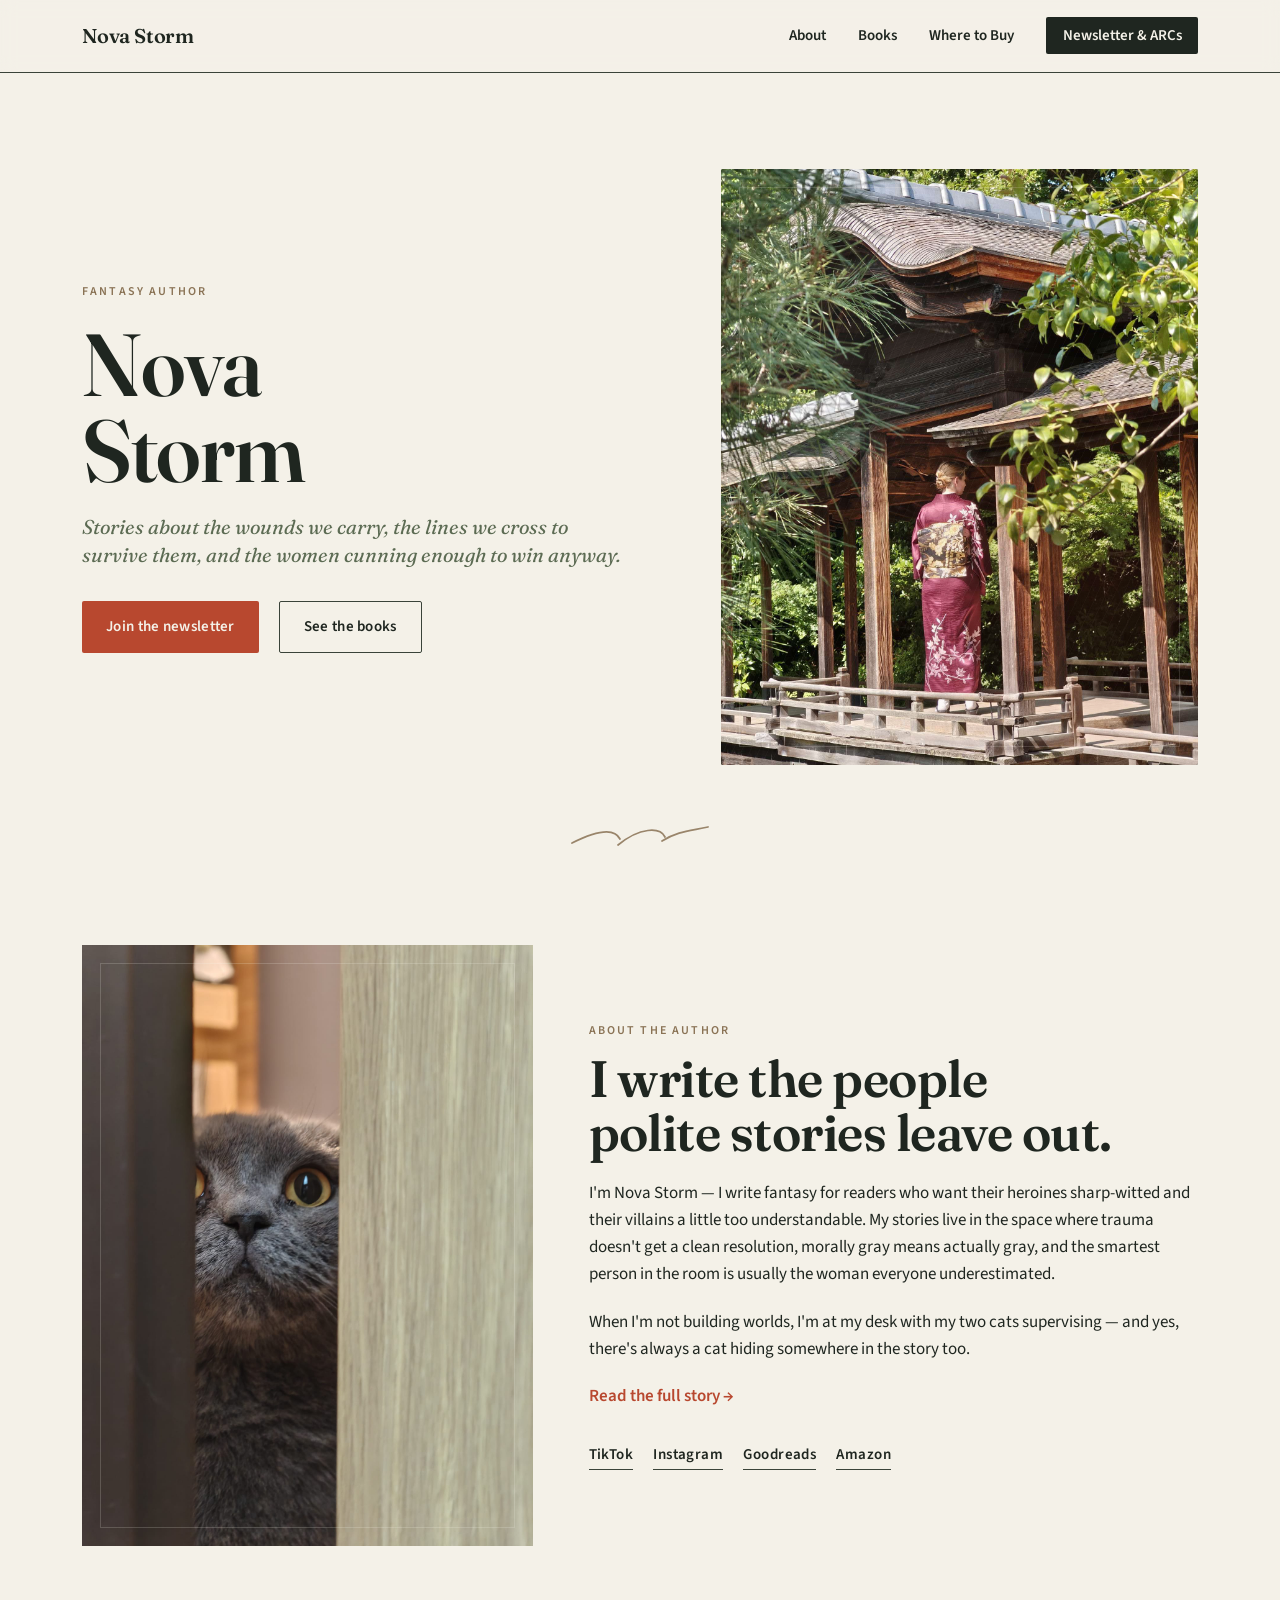
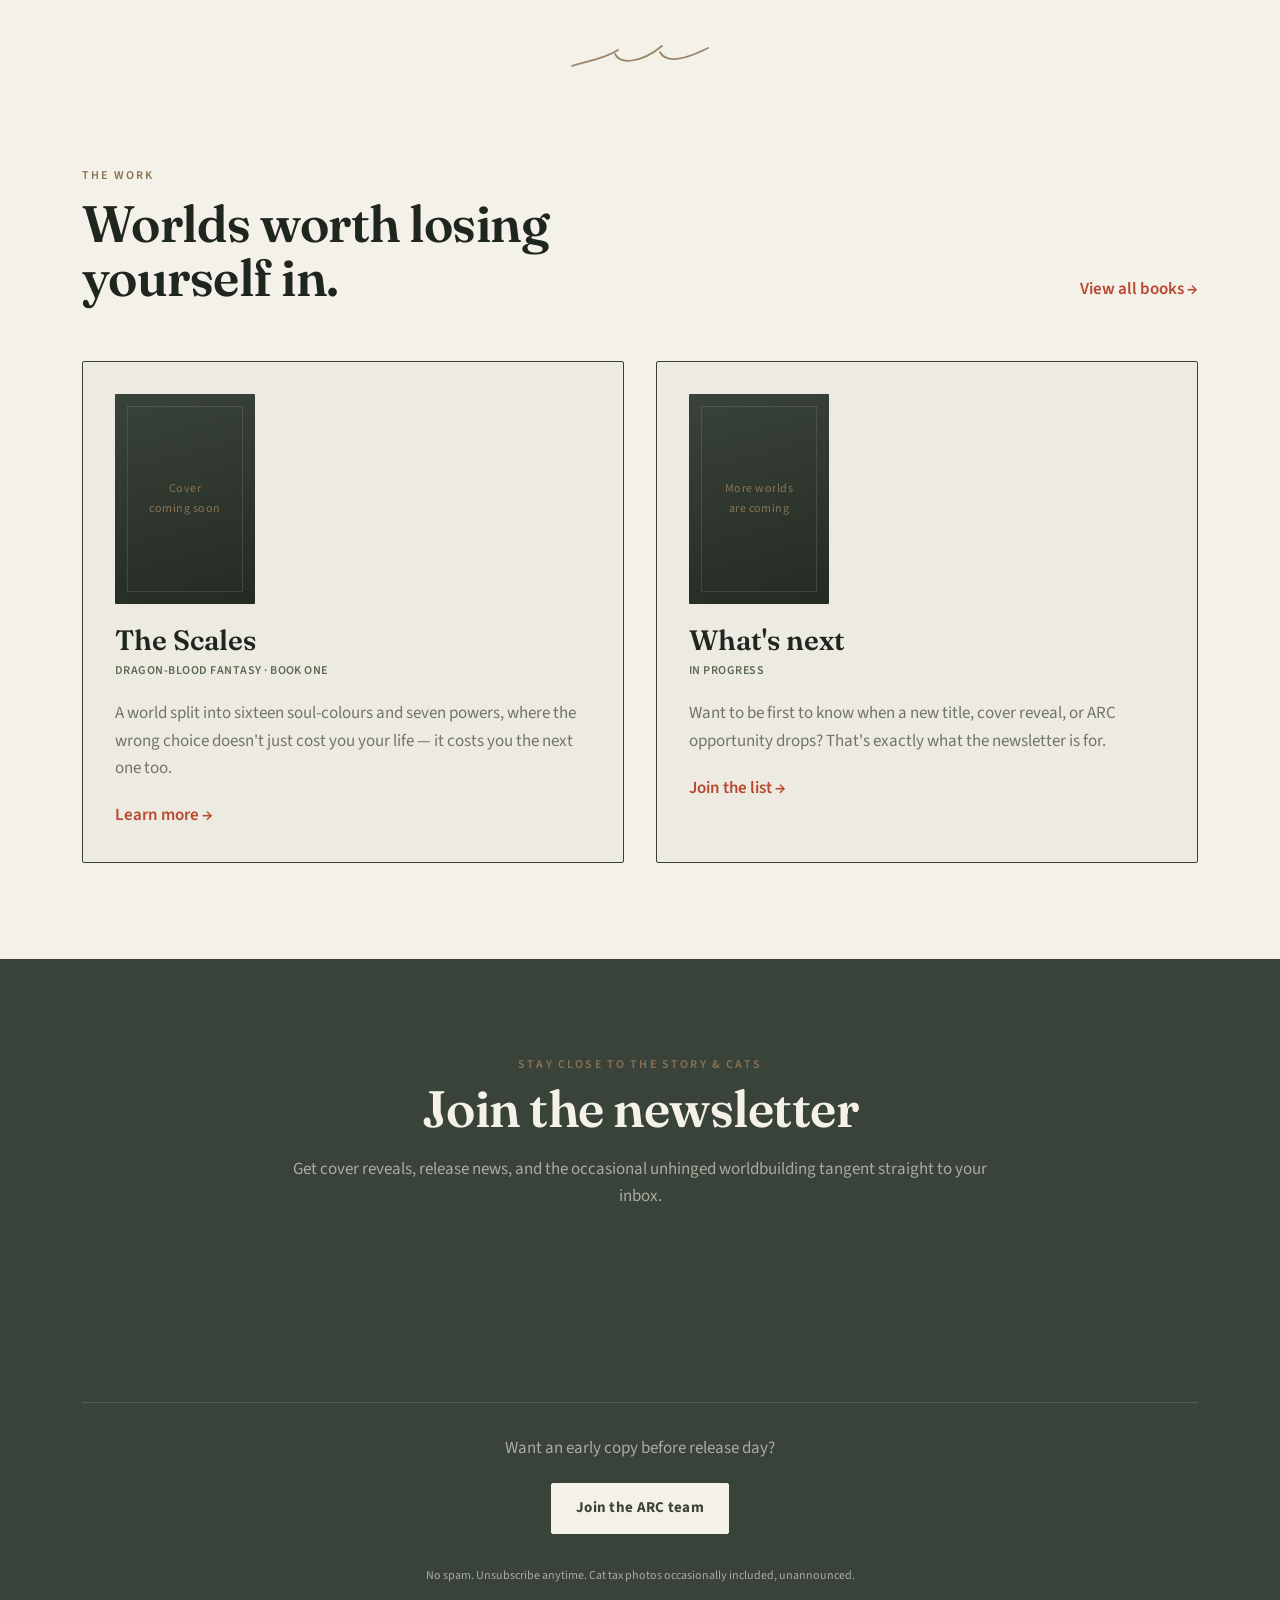
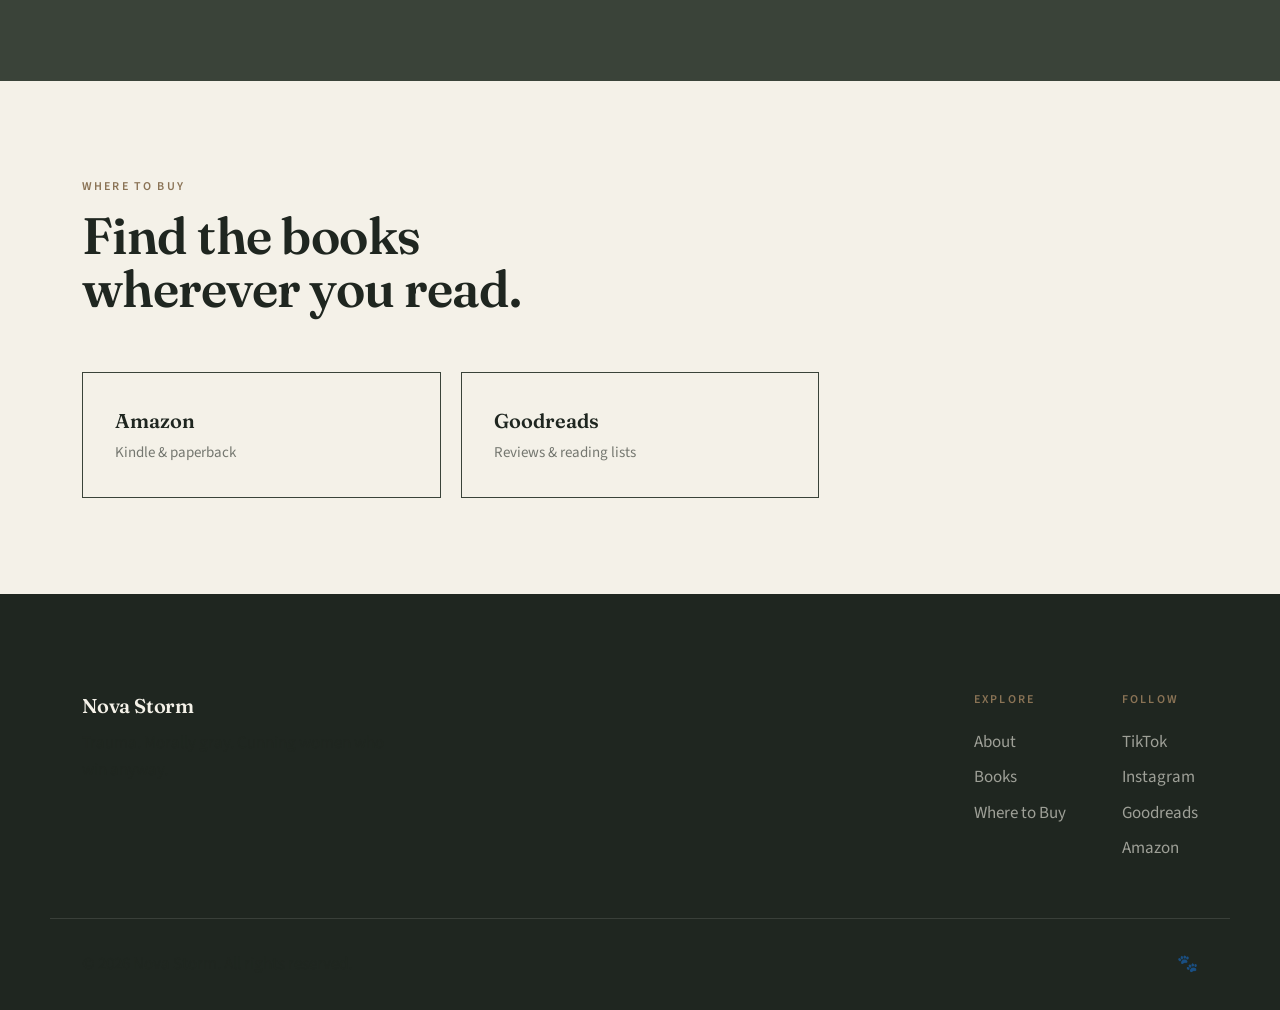
<file: index.html>
<!DOCTYPE html>
<html lang="en">
<head>
  <meta charset="UTF-8">
  <meta name="viewport" content="width=device-width, initial-scale=1.0">
  <title>Nova Storm — Author of Dark Fantasy &amp; Morally Gray Stories</title>
  <meta name="description" content="Nova Storm writes fantasy with trauma, morally gray characters, and cunning heroines. Join the newsletter, sign up for ARCs, and explore the world of The Scales.">

  <link rel="preconnect" href="https://fonts.googleapis.com">
  <link rel="preconnect" href="https://fonts.gstatic.com" crossorigin>
  <link href="https://fonts.googleapis.com/css2?family=Fraunces:ital,opsz,wght@0,9..144,400;0,9..144,600;1,9..144,400&family=Source+Sans+3:wght@400;600;700&display=swap" rel="stylesheet">

  <link rel="stylesheet" href="css/tokens.css">
  <link rel="stylesheet" href="css/base.css">
  <link rel="stylesheet" href="css/site.css">
</head>
<body>

  <a class="skip-link" href="#main">Skip to content</a>

  <!-- ============ NAV ============ -->
  <header class="site-header">
    <div class="wrap site-header__inner">
      <a href="index.html" class="brand">Nova Storm</a>
      <nav class="site-nav" aria-label="Primary">
        <button class="nav-toggle" aria-expanded="false" aria-controls="nav-list" id="navToggle">
          <span></span><span></span><span></span>
          <span class="sr-only">Menu</span>
        </button>
        <ul id="nav-list" class="nav-list">
          <li><a href="about.html">About</a></li>
          <li><a href="books.html">Books</a></li>
          <li><a href="index.html#buy">Where to Buy</a></li>
          <li><a href="index.html#newsletter" class="nav-cta">Newsletter &amp; ARCs</a></li>
        </ul>
      </nav>
    </div>
  </header>

  <main id="main">

    <!-- ============ HERO ============ -->
    <section class="hero">
      <div class="wrap hero__grid">
        <div class="hero__copy">
          <p class="eyebrow">Fantasy Author</p>
          <h1>Nova<br>Storm</h1>
          <p class="lede">Stories about the wounds we carry, the lines we cross to survive&nbsp;them, and the women cunning enough to win anyway.</p>
          <div class="hero__actions">
            <a href="#newsletter" class="btn btn-primary">Join the newsletter</a>
            <a href="books.html" class="btn btn-ghost">See the books</a>
          </div>
        </div>
        <div class="hero__art" aria-hidden="true">
          <div class="hero__art-frame">
            <div class="hero__art-texture"></div>
            <img src="images/me.jpg" alt="a woman in kimono"/>
          </div>
        </div>
      </div>
    </section>

    <div class="claw-divider" aria-hidden="true">
      <svg viewBox="0 0 140 28" xmlns="http://www.w3.org/2000/svg">
        <path d="M2 22 C 30 8, 45 8, 50 18" />
        <path d="M48 24 C 70 6, 90 6, 95 16" />
        <path d="M92 20 C 108 10, 120 10, 138 6" />
      </svg>
    </div>

    <!-- ============ ABOUT TEASER ============ -->
    <section id="about" class="about">
      <div class="wrap about__grid">
        <div class="about__portrait" aria-hidden="true">
          <div class="about__portrait-frame">
            <img src="images/bobo4.jpeg" alt="picture of a cat in half-open door"/>
          </div>
        </div>
        <div class="about__copy">
          <p class="eyebrow">About the Author</p>
          <h2>I write the people<br>polite stories leave&nbsp;out.</h2>
          <p class="body-text">I'm Nova Storm — I write fantasy for readers who want their heroines sharp-witted and their villains a little too understandable. My stories live in the space where trauma doesn't get a clean resolution, morally gray means actually gray, and the smartest person in the room is usually the woman everyone underestimated.</p>
          <p class="body-text">When I'm not building worlds, I'm at my desk with my two cats supervising — and yes, there's always a cat hiding somewhere in the story too.</p>
          <a href="about.html" class="text-link">Read the full story →</a>
          <div class="social-row" aria-label="Social media links">
            <a href="#" class="social-link" aria-label="Nova Storm on TikTok">TikTok</a>
            <a href="#" class="social-link" aria-label="Nova Storm on Instagram">Instagram</a>
            <a href="#" class="social-link" aria-label="Nova Storm on Goodreads">Goodreads</a>
            <a href="#" class="social-link" aria-label="Nova Storm on Amazon">Amazon</a>
          </div>
        </div>
      </div>
    </section>

    <div class="claw-divider" aria-hidden="true">
      <svg viewBox="0 0 140 28" xmlns="http://www.w3.org/2000/svg">
        <path d="M138 6 C 110 20, 95 20, 90 10" />
        <path d="M92 4 C 70 22, 50 22, 45 12" />
        <path d="M48 8 C 32 18, 20 18, 2 24" />
      </svg>
    </div>

    <!-- ============ BOOKS ============ -->
    <section id="books" class="books-section">
      <div class="wrap">
        <div class="section-head">
          <div>
            <p class="eyebrow">The Work</p>
            <h2>Worlds worth losing<br>yourself&nbsp;in.</h2>
          </div>
          <a href="books.html" class="text-link">View all books →</a>
        </div>

        <div class="book-grid">
          <article class="book-card">
            <div class="book-cover" aria-hidden="true"><span>Cover<br>coming soon</span></div>
            <h3>The Scales</h3>
            <p class="book-card__tag">Dragon-blood fantasy · Book One</p>
            <p class="text-muted">A world split into sixteen soul-colours and seven powers, where the wrong choice doesn't just cost you your life — it costs you the next one too.</p>
            <a href="books.html#the-scales" class="text-link">Learn more →</a>
          </article>

          <article class="book-card book-card--placeholder">
            <div class="book-cover" aria-hidden="true"><span>More worlds<br>are coming</span></div>
            <h3>What's next</h3>
            <p class="book-card__tag">In progress</p>
            <p class="text-muted">Want to be first to know when a new title, cover reveal, or ARC opportunity drops? That's exactly what the newsletter is for.</p>
            <a href="#newsletter" class="text-link">Join the list →</a>
          </article>
        </div>
      </div>
    </section>

    <!-- ============ NEWSLETTER / ARC BAND ============ -->
    <section id="newsletter" class="signup-band">
      <div class="wrap">
        <div class="signup-band__intro">
          <p class="eyebrow eyebrow--on-dark">Stay Close to the Story & Cats</p>
          <h2 class="on-dark">Join the newsletter</h2>
          <p class="body-text on-dark">Get cover reveals, release news, and the occasional unhinged worldbuilding tangent straight to your inbox.</p>
        </div>

        <div class="kit-embed-wrap kit-embed-wrap--centered">
          <script async data-uid="baf29ecb03" src="https://nova-storm.kit.com/baf29ecb03/index.js"></script>
        </div>

        <div class="arc-cta">
          <p class="body-text on-dark">Want an early copy before release day?</p>
          <!-- ARC popup trigger — confirmed working with Kit's modal trigger link. -->
          <a class="btn btn-on-dark" data-formkit-toggle="65482eb757" href="https://nova-storm.kit.com/65482eb757">Join the ARC team</a>
          <script async data-uid="65482eb757" src="https://nova-storm.kit.com/65482eb757/index.js"></script>
        </div>

        <p class="form-note">No spam. Unsubscribe anytime. Cat tax photos occasionally included, unannounced.</p>
      </div>
    </section>

    <!-- ============ WHERE TO BUY ============ -->
    <section id="buy" class="buy-section">
      <div class="wrap">
        <div class="section-head">
          <div>
            <p class="eyebrow">Where to Buy</p>
            <h2>Find the books<br>wherever you read.</h2>
          </div>
        </div>

        <div class="buy-grid">
          <a href="#" class="buy-card">
            <span class="buy-card__label">Amazon</span>
            <span class="buy-card__sub">Kindle &amp; paperback</span>
          </a>
          <a href="#" class="buy-card">
            <span class="buy-card__label">Goodreads</span>
            <span class="buy-card__sub">Reviews &amp; reading lists</span>
          </a>
<!--          <a href="#" class="buy-card buy-card--accent">  
            <span class="buy-card__label">Direct from Nova</span>
            <span class="buy-card__sub">Signed &amp; special editions — coming soon</span>
          </a> -->
        </div>
      </div>
    </section>

  </main>

  <!-- ============ FOOTER ============ -->
  <footer class="site-footer">
    <div class="wrap site-footer__inner">
      <div class="site-footer__brand">
        <p class="brand brand--footer">Nova Storm</p>
        <p class="text-muted">Trauma. Morally gray. Cunning women who win anyway.</p>
      </div>
      <div class="site-footer__links">
        <div class="footer-col">
          <p class="eyebrow">Explore</p>
          <ul>
            <li><a href="index.html#about">About</a></li>
            <li><a href="books.html">Books</a></li>
            <li><a href="index.html#buy">Where to Buy</a></li>
          </ul>
        </div>
        <div class="footer-col">
          <p class="eyebrow">Follow</p>
          <ul>
            <li><a href="#">TikTok</a></li>
            <li><a href="#">Instagram</a></li>
            <li><a href="#">Goodreads</a></li>
            <li><a href="#">Amazon</a></li>
          </ul>
        </div>
      </div>
    </div>
    <div class="wrap site-footer__bottom">
      <p class="text-muted">© <span id="year"></span> Nova Storm. All rights reserved.</p>
      <p class="cat-easter-egg" tabindex="0">🐾 <span class="cat-easter-egg__text">Every story needs a cat. Mine just happen to be real.</span></p>
    </div>
  </footer>

  <script src="js/site.js"></script>
</body>
</html>
</file>
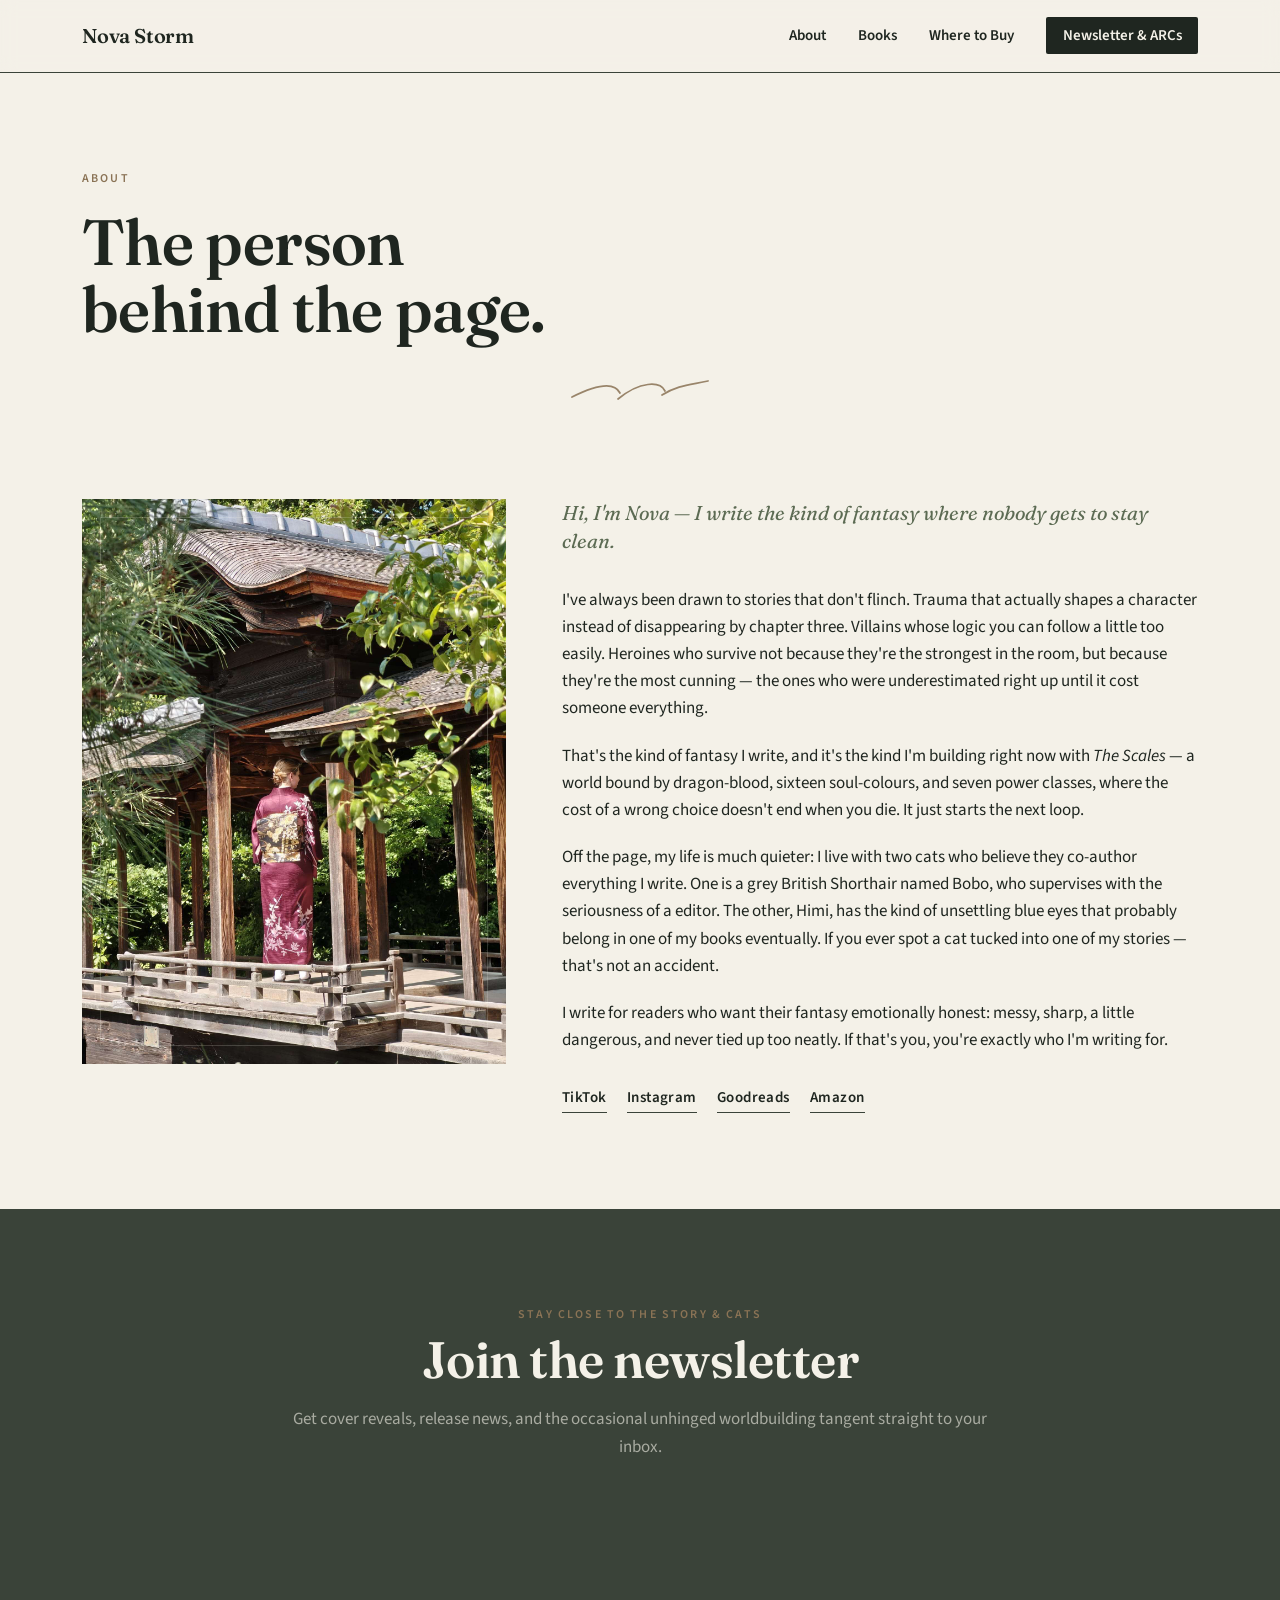
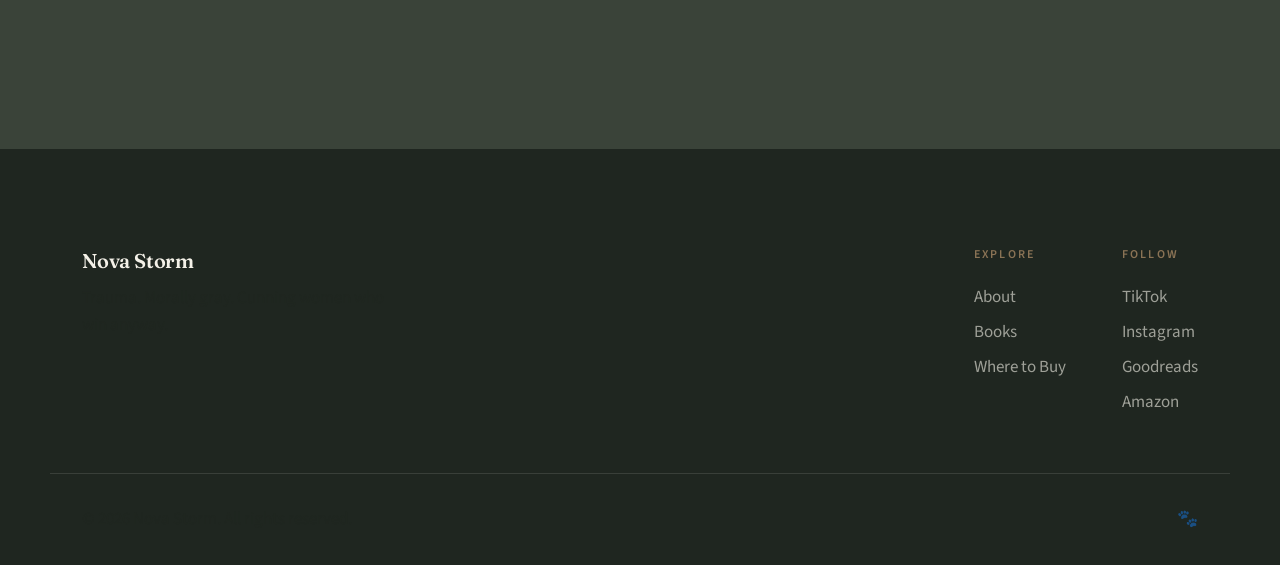
<file: about.html>
<!DOCTYPE html>
<html lang="en">
<head>
  <meta charset="UTF-8">
  <meta name="viewport" content="width=device-width, initial-scale=1.0">
  <title>About — Nova Storm</title>
  <meta name="description" content="Meet Nova Storm — fantasy author writing trauma, morally gray characters, and cunning heroines.">

  <link rel="preconnect" href="https://fonts.googleapis.com">
  <link rel="preconnect" href="https://fonts.gstatic.com" crossorigin>
  <link href="https://fonts.googleapis.com/css2?family=Fraunces:ital,opsz,wght@0,9..144,400;0,9..144,600;1,9..144,400&family=Source+Sans+3:wght@400;600;700&display=swap" rel="stylesheet">

  <link rel="stylesheet" href="css/tokens.css">
  <link rel="stylesheet" href="css/base.css">
  <link rel="stylesheet" href="css/site.css">
</head>
<body>

  <a class="skip-link" href="#main">Skip to content</a>

  <header class="site-header">
    <div class="wrap site-header__inner">
      <a href="index.html" class="brand">Nova Storm</a>
      <nav class="site-nav" aria-label="Primary">
        <button class="nav-toggle" aria-expanded="false" aria-controls="nav-list" id="navToggle">
          <span></span><span></span><span></span>
          <span class="sr-only">Menu</span>
        </button>
        <ul id="nav-list" class="nav-list">
          <li><a href="about.html" aria-current="page">About</a></li>
          <li><a href="books.html">Books</a></li>
          <li><a href="index.html#buy">Where to Buy</a></li>
          <li><a href="index.html#newsletter" class="nav-cta">Newsletter &amp; ARCs</a></li>
        </ul>
      </nav>
    </div>
  </header>

  <main id="main">

    <section class="page-hero">
      <div class="wrap">
        <p class="eyebrow">About</p>
        <h1 class="h1-page">The person<br>behind the page.</h1>
      </div>
    </section>

    <div class="claw-divider" aria-hidden="true">
      <svg viewBox="0 0 140 28" xmlns="http://www.w3.org/2000/svg">
        <path d="M2 22 C 30 8, 45 8, 50 18" />
        <path d="M48 24 C 70 6, 90 6, 95 16" />
        <path d="M92 20 C 108 10, 120 10, 138 6" />
      </svg>
    </div>

    <section class="about-full">
      <div class="wrap about-full__grid">
        <div class="about-full__portrait" aria-hidden="true">
          <div class="about__portrait-frame">
            <img src="images/me.jpg" alt="gitl in kimono"/>
          </div>
        </div>

        <div class="about-full__copy">
          <p class="lede">Hi, I'm Nova — I write the kind of fantasy where nobody gets to stay clean.</p>

          <p class="body-text">I've always been drawn to stories that don't flinch. Trauma that actually shapes a character instead of disappearing by chapter three. Villains whose logic you can follow a little too easily. Heroines who survive not because they're the strongest in the room, but because they're the most cunning — the ones who were underestimated right up until it cost someone everything.</p>

          <p class="body-text">That's the kind of fantasy I write, and it's the kind I'm building right now with <em>The Scales</em> — a world bound by dragon-blood, sixteen soul-colours, and seven power classes, where the cost of a wrong choice doesn't end when you die. It just starts the next loop.</p>

          <p class="body-text">Off the page, my life is much quieter: I live with two cats who believe they co-author everything I write. One is a grey British Shorthair named Bobo, who supervises with the seriousness of a editor. The other, Himi, has the kind of unsettling blue eyes that probably belong in one of my books eventually. If you ever spot a cat tucked into one of my stories — that's not an accident.</p>

          <p class="body-text">I write for readers who want their fantasy emotionally honest: messy, sharp, a little dangerous, and never tied up too neatly. If that's you, you're exactly who I'm writing for.</p>

          <div class="social-row" aria-label="Social media links">
            <a href="#" class="social-link" aria-label="Nova Storm on TikTok">TikTok</a>
            <a href="#" class="social-link" aria-label="Nova Storm on Instagram">Instagram</a>
            <a href="#" class="social-link" aria-label="Nova Storm on Goodreads">Goodreads</a>
            <a href="#" class="social-link" aria-label="Nova Storm on Amazon">Amazon</a>
          </div>
        </div>
      </div>
    </section>

    <section id="newsletter" class="signup-band">
      <div class="wrap">
        <div class="signup-band__intro">
          <p class="eyebrow eyebrow--on-dark">Stay Close to the Story & Cats</p>
          <h2 class="on-dark">Join the newsletter</h2>
          <p class="body-text on-dark">Get cover reveals, release news, and the occasional unhinged worldbuilding tangent straight to your inbox.</p>
        </div>

        <div class="kit-embed-wrap kit-embed-wrap--centered">
          <script async data-uid="baf29ecb03" src="https://nova-storm.kit.com/baf29ecb03/index.js"></script>
        </div>
    </section>

  </main>

  <footer class="site-footer">
    <div class="wrap site-footer__inner">
      <div class="site-footer__brand">
        <p class="brand brand--footer">Nova Storm</p>
        <p class="text-muted">Trauma. Morally gray. Cunning women who win anyway.</p>
      </div>
      <div class="site-footer__links">
        <div class="footer-col">
          <p class="eyebrow">Explore</p>
          <ul>
            <li><a href="index.html#about">About</a></li>
            <li><a href="books.html">Books</a></li>
            <li><a href="index.html#buy">Where to Buy</a></li>
          </ul>
        </div>
        <div class="footer-col">
          <p class="eyebrow">Follow</p>
          <ul>
            <li><a href="#">TikTok</a></li>
            <li><a href="#">Instagram</a></li>
            <li><a href="#">Goodreads</a></li>
            <li><a href="#">Amazon</a></li>
          </ul>
        </div>
      </div>
    </div>
    <div class="wrap site-footer__bottom">
      <p class="text-muted">© <span id="year"></span> Nova Storm. All rights reserved.</p>
      <p class="cat-easter-egg" tabindex="0">🐾 <span class="cat-easter-egg__text">Every story needs a cat. Mine just happen to be real.</span></p>
    </div>
  </footer>

  <script src="js/site.js"></script>
</body>
</html>
</file>
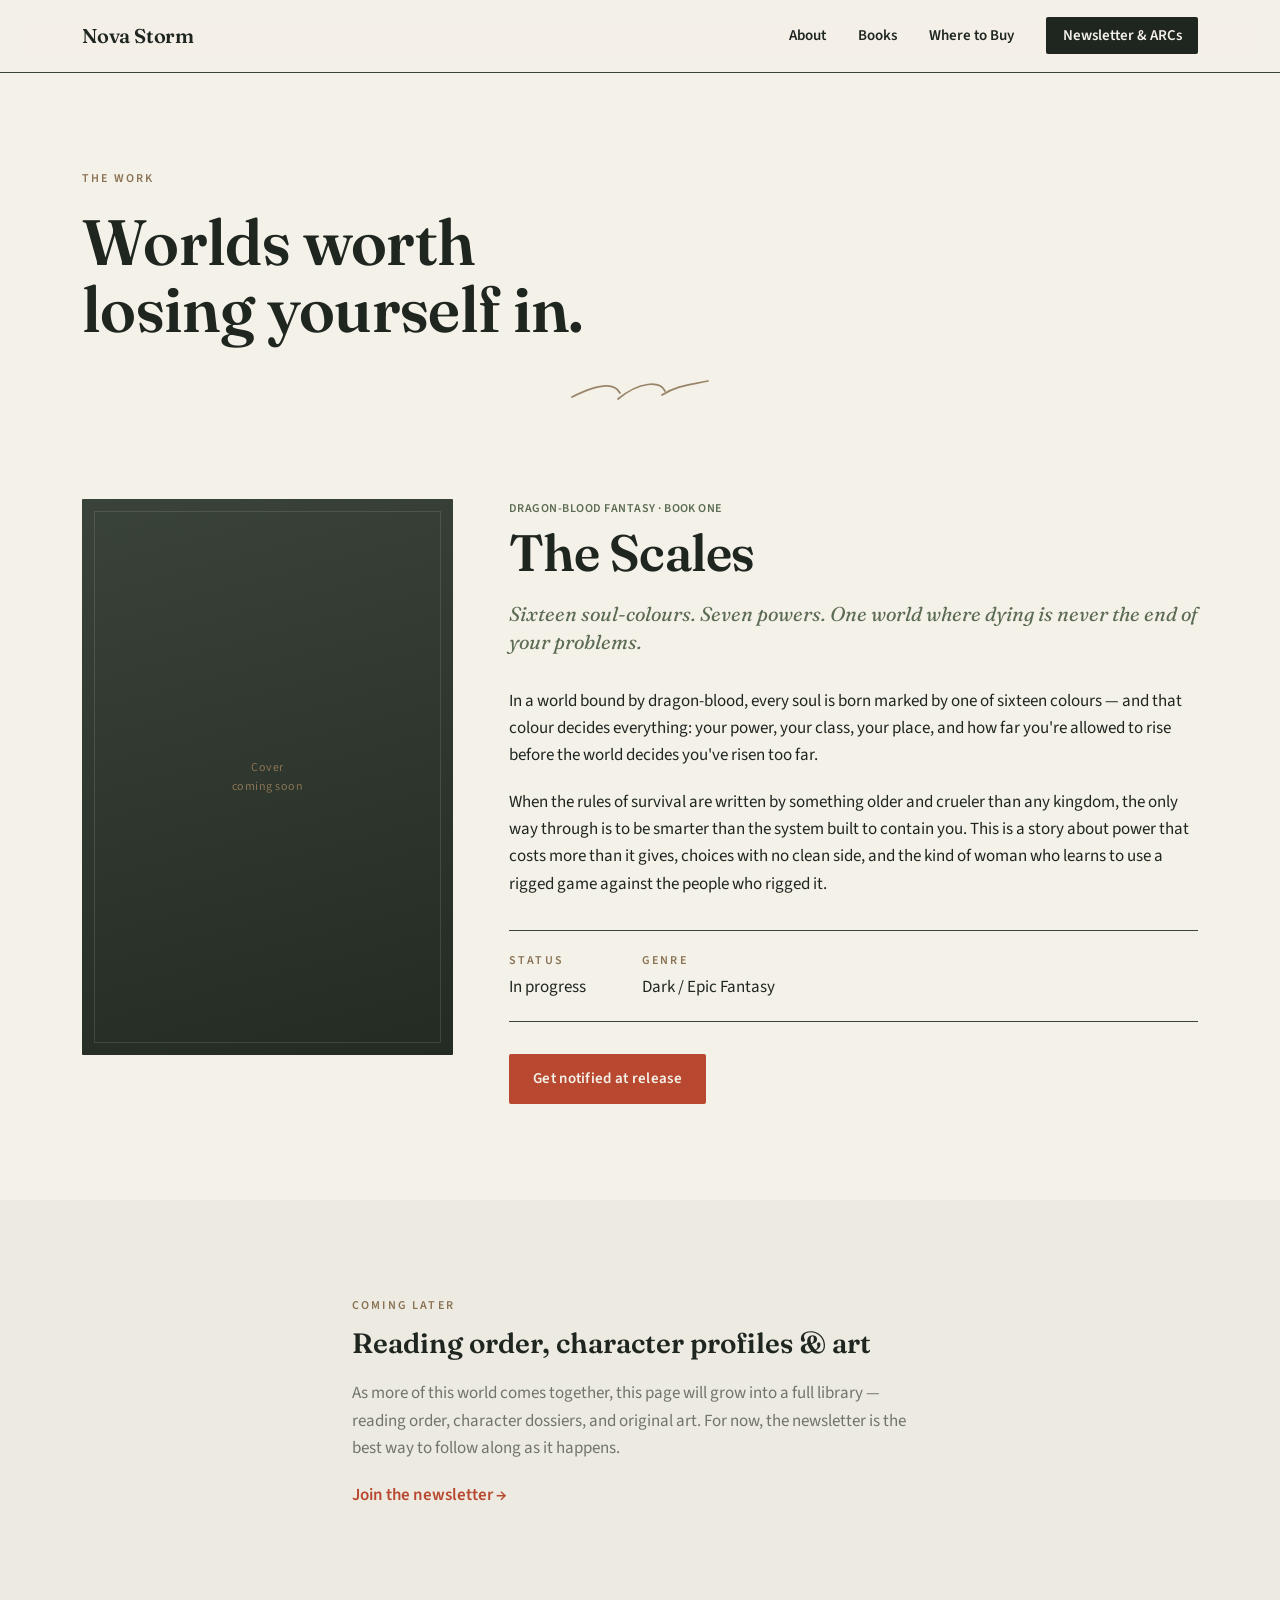
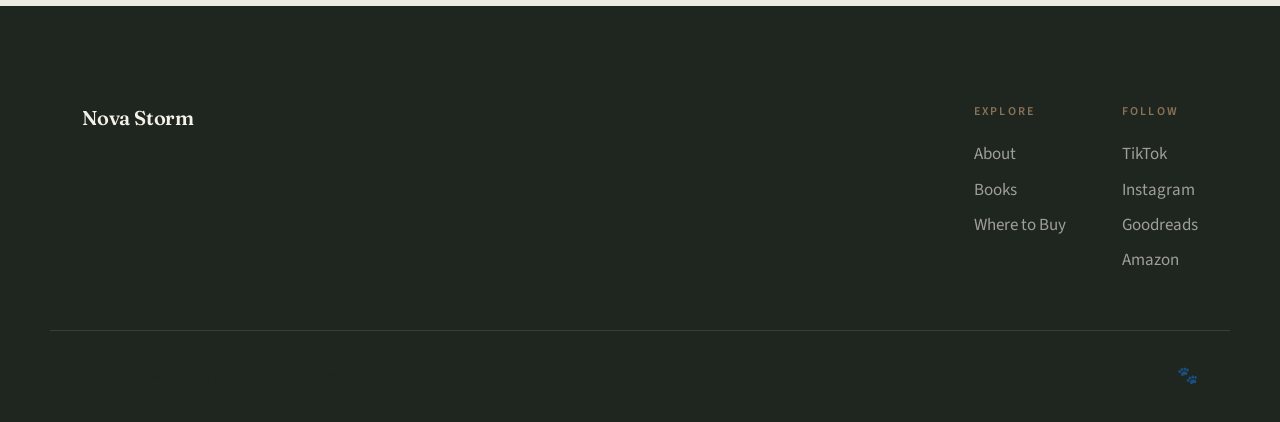
<file: books.html>
<!DOCTYPE html>
<html lang="en">
<head>
  <meta charset="UTF-8">
  <meta name="viewport" content="width=device-width, initial-scale=1.0">
  <title>Books — Nova Storm</title>
  <meta name="description" content="Explore the books and worlds of fantasy author Nova Storm, including The Scales.">

  <link rel="preconnect" href="https://fonts.googleapis.com">
  <link rel="preconnect" href="https://fonts.gstatic.com" crossorigin>
  <link href="https://fonts.googleapis.com/css2?family=Fraunces:ital,opsz,wght@0,9..144,400;0,9..144,600;1,9..144,400&family=Source+Sans+3:wght@400;600;700&display=swap" rel="stylesheet">

  <link rel="stylesheet" href="css/tokens.css">
  <link rel="stylesheet" href="css/base.css">
  <link rel="stylesheet" href="css/site.css">
</head>
<body>

  <a class="skip-link" href="#main">Skip to content</a>

  <header class="site-header">
    <div class="wrap site-header__inner">
      <a href="index.html" class="brand">Nova Storm</a>
      <nav class="site-nav" aria-label="Primary">
        <button class="nav-toggle" aria-expanded="false" aria-controls="nav-list" id="navToggle">
          <span></span><span></span><span></span>
          <span class="sr-only">Menu</span>
        </button>
        <ul id="nav-list" class="nav-list">
          <li><a href="about.html">About</a></li>
          <li><a href="books.html" aria-current="page">Books</a></li>
          <li><a href="index.html#buy">Where to Buy</a></li>
          <li><a href="index.html#newsletter" class="nav-cta">Newsletter &amp; ARCs</a></li>
        </ul>
      </nav>
    </div>
  </header>

  <main id="main">

    <section class="page-hero">
      <div class="wrap">
        <p class="eyebrow">The Work</p>
        <h1 class="h1-page">Worlds worth<br>losing yourself in.</h1>
      </div>
    </section>

    <div class="claw-divider" aria-hidden="true">
      <svg viewBox="0 0 140 28" xmlns="http://www.w3.org/2000/svg">
        <path d="M2 22 C 30 8, 45 8, 50 18" />
        <path d="M48 24 C 70 6, 90 6, 95 16" />
        <path d="M92 20 C 108 10, 120 10, 138 6" />
      </svg>
    </div>

    <section id="the-scales" class="book-detail">
      <div class="wrap book-detail__grid">
        <div class="book-cover book-cover--lg" aria-hidden="true"><span>Cover<br>coming soon</span></div>
        <div class="book-detail__copy">
          <p class="book-card__tag">Dragon-blood Fantasy · Book One</p>
          <h2>The Scales</h2>
          <p class="lede">Sixteen soul-colours. Seven powers. One world where dying is never the end of your problems.</p>
          <p class="body-text">In a world bound by dragon-blood, every soul is born marked by one of sixteen colours — and that colour decides everything: your power, your class, your place, and how far you're allowed to rise before the world decides you've risen too far.</p>
          <p class="body-text">When the rules of survival are written by something older and crueler than any kingdom, the only way through is to be smarter than the system built to contain you. This is a story about power that costs more than it gives, choices with no clean side, and the kind of woman who learns to use a rigged game against the people who rigged it.</p>
          <div class="book-detail__meta">
            <div>
              <p class="eyebrow">Status</p>
              <p>In progress</p>
            </div>
            <div>
              <p class="eyebrow">Genre</p>
              <p>Dark / Epic Fantasy</p>
            </div>
          </div>
          <div class="hero__actions">
            <a href="index.html#newsletter" class="btn btn-primary">Get notified at release</a>
          </div>
        </div>
      </div>
    </section>

    <section class="more-coming">
      <div class="wrap more-coming__inner">
        <p class="eyebrow">Coming Later</p>
        <h3>Reading order, character profiles &amp; art</h3>
        <p class="text-muted">As more of this world comes together, this page will grow into a full library — reading order, character dossiers, and original art. For now, the newsletter is the best way to follow along as it happens.</p>
        <a href="index.html#newsletter" class="text-link">Join the newsletter →</a>
      </div>
    </section>

  </main>

  <footer class="site-footer">
    <div class="wrap site-footer__inner">
      <div class="site-footer__brand">
        <p class="brand brand--footer">Nova Storm</p>
        <p class="text-muted">Trauma. Morally gray. Cunning women who win anyway.</p>
      </div>
      <div class="site-footer__links">
        <div class="footer-col">
          <p class="eyebrow">Explore</p>
          <ul>
            <li><a href="index.html#about">About</a></li>
            <li><a href="books.html">Books</a></li>
            <li><a href="index.html#buy">Where to Buy</a></li>
          </ul>
        </div>
        <div class="footer-col">
          <p class="eyebrow">Follow</p>
          <ul>
            <li><a href="#">TikTok</a></li>
            <li><a href="#">Instagram</a></li>
            <li><a href="#">Goodreads</a></li>
            <li><a href="#">Amazon</a></li>
          </ul>
        </div>
      </div>
    </div>
    <div class="wrap site-footer__bottom">
      <p class="text-muted">© <span id="year"></span> Nova Storm. All rights reserved.</p>
      <p class="cat-easter-egg" tabindex="0">🐾 <span class="cat-easter-egg__text">Every story needs a cat. Mine just happen to be real.</span></p>
    </div>
  </footer>

  <script src="js/site.js"></script>
</body>
</html>
</file>
<file: css/tokens.css>
/* ============================================
   NOVA STORM — Design Tokens
   Earthy, mythic, neutral-leaning palette.
   ============================================ */

:root {
  /* ---- Color ---- */
  --ink: #1F2620;          /* near-black moss — primary text, deep bg */
  --parchment: #F4F1E8;    /* warm off-white — primary light bg */
  --sage: #5C6B53;         /* lichen green — primary brand color */
  --bark: #8A7355;         /* weathered taupe — secondary warmth */
  --clay: #B8482F;         /* burnt rust — sparing accent, CTAs/links */
  --pine: #3A4339;         /* deep pine — borders, dividers, dark sections */

  --sage-10: #5C6B531a;
  --clay-10: #B8482F1a;
  --ink-60: #1F262099;
  --parchment-60: #F4F1E899;

  /* ---- Type ---- */
  --font-display: "Fraunces", Georgia, "Iowan Old Style", serif;
  --font-body: "Source Sans 3", "Inter", -apple-system, sans-serif;

  /* ---- Type scale ---- */
  --size-xs: 0.75rem;
  --size-sm: 0.9375rem;
  --size-base: 1.0625rem;
  --size-md: 1.25rem;
  --size-lg: 1.75rem;
  --size-xl: 2.75rem;
  --size-2xl: 4rem;
  --size-3xl: 5.5rem;

  /* ---- Spacing ---- */
  --space-3xs: 0.25rem;
  --space-2xs: 0.5rem;
  --space-xs: 0.75rem;
  --space-sm: 1.25rem;
  --space-md: 2rem;
  --space-lg: 3.5rem;
  --space-xl: 6rem;
  --space-2xl: 9rem;

  /* ---- Layout ---- */
  --content-width: 1180px;
  --content-narrow: 720px;
  --border-hair: 1px solid var(--pine);

  /* ---- Motion ---- */
  --ease: cubic-bezier(0.22, 1, 0.36, 1);
  --dur-fast: 180ms;
  --dur-base: 420ms;
}

@media (prefers-reduced-motion: reduce) {
  *, *::before, *::after {
    animation-duration: 0.01ms !important;
    animation-iteration-count: 1 !important;
    transition-duration: 0.01ms !important;
    scroll-behavior: auto !important;
  }
}
</file>
<file: css/base.css>
/* ============================================
   NOVA STORM — Base / Reset / Typography
   ============================================ */

*, *::before, *::after { box-sizing: border-box; }

html {
  scroll-behavior: smooth;
}

body {
  margin: 0;
  background: var(--parchment);
  color: var(--ink);
  font-family: var(--font-body);
  font-size: var(--size-base);
  line-height: 1.6;
  -webkit-font-smoothing: antialiased;
  text-rendering: optimizeLegibility;
}

img, svg, video { max-width: 100%; display: block; }

a {
  color: inherit;
  text-decoration: none;
}

ul, ol { padding: 0; margin: 0; list-style: none; }
h1, h2, h3, h4, p, figure { margin: 0; }

button {
  font-family: inherit;
  cursor: pointer;
  border: none;
  background: none;
}

/* ---- Visible keyboard focus ---- */
a:focus-visible,
button:focus-visible,
input:focus-visible,
textarea:focus-visible {
  outline: 2px solid var(--clay);
  outline-offset: 3px;
  border-radius: 2px;
}

/* ---- Typography roles ---- */
.eyebrow {
  font-family: var(--font-body);
  font-size: var(--size-xs);
  font-weight: 600;
  letter-spacing: 0.18em;
  text-transform: uppercase;
  color: var(--bark);
}

h1, .h1 {
  font-family: var(--font-display);
  font-weight: 600;
  font-size: clamp(2.75rem, 7vw, var(--size-3xl));
  line-height: 0.98;
  letter-spacing: -0.01em;
  color: var(--ink);
}

h2, .h2 {
  font-family: var(--font-display);
  font-weight: 600;
  font-size: clamp(2rem, 4vw, var(--size-2xl));
  line-height: 1.05;
  letter-spacing: -0.01em;
  color: var(--ink);
}

h3, .h3 {
  font-family: var(--font-display);
  font-weight: 600;
  font-size: var(--size-lg);
  line-height: 1.2;
  color: var(--ink);
}

.lede {
  font-family: var(--font-display);
  font-style: italic;
  font-weight: 400;
  font-size: var(--size-md);
  color: var(--sage);
  line-height: 1.4;
}

p.body-text {
  color: var(--ink);
}

.text-muted { color: var(--ink-60); }

/* ---- Layout helpers ---- */
.wrap {
  width: 100%;
  max-width: var(--content-width);
  margin: 0 auto;
  padding: 0 var(--space-md);
}

.wrap-narrow {
  width: 100%;
  max-width: var(--content-narrow);
  margin: 0 auto;
  padding: 0 var(--space-md);
}

section { padding: var(--space-xl) 0; }

@media (max-width: 640px) {
  section { padding: var(--space-lg) 0; }
  .wrap, .wrap-narrow { padding: 0 var(--space-sm); }
}

/* ---- Buttons ---- */
.btn {
  display: inline-flex;
  align-items: center;
  gap: var(--space-2xs);
  font-family: var(--font-body);
  font-weight: 600;
  font-size: var(--size-sm);
  letter-spacing: 0.02em;
  padding: 0.85em 1.6em;
  border-radius: 2px;
  transition: transform var(--dur-fast) var(--ease), background var(--dur-fast) var(--ease), color var(--dur-fast) var(--ease);
}

.btn-primary {
  background: var(--clay);
  color: var(--parchment);
}
.btn-primary:hover { background: #9c3c27; transform: translateY(-1px); }

.btn-ghost {
  background: transparent;
  color: var(--ink);
  border: 1px solid var(--pine);
}
.btn-ghost:hover { background: var(--ink); color: var(--parchment); }

.btn-on-dark {
  background: var(--parchment);
  color: var(--pine);
  font-weight: 700;
  border: 1px solid var(--parchment);
}
.btn-on-dark:hover { background: var(--clay); color: var(--parchment); border-color: var(--clay); }

/* ---- Claw-mark divider (signature element) ----
   Three asymmetric scratch-marks, used between sections
   instead of a plain <hr>. Echoes "beast/dragon-blood"
   worldbuilding without being a literal illustration. */
.claw-divider {
  width: 100%;
  height: 28px;
  margin: 0 auto;
  display: block;
}
.claw-divider svg { width: 140px; height: 28px; display: block; margin: 0 auto; }
.claw-divider path { stroke: var(--bark); stroke-width: 1.75; fill: none; stroke-linecap: round; opacity: 0.85; }

.claw-divider.on-dark path { stroke: var(--bark); opacity: 0.7; }
</file>
<file: css/site.css>
/* ============================================
   NOVA STORM — Site Layout & Components
   ============================================ */

.sr-only {
  position: absolute;
  width: 1px; height: 1px;
  overflow: hidden;
  clip: rect(0 0 0 0);
  white-space: nowrap;
}

.skip-link {
  position: absolute;
  left: -999px;
  top: 0;
  background: var(--clay);
  color: var(--parchment);
  padding: 0.6em 1em;
  z-index: 100;
}
.skip-link:focus { left: var(--space-sm); top: var(--space-sm); }

/* ============ HEADER / NAV ============ */
.site-header {
  position: sticky;
  top: 0;
  z-index: 50;
  background: var(--parchment-60);
  backdrop-filter: blur(8px);
  border-bottom: var(--border-hair);
}

.site-header__inner {
  display: flex;
  align-items: center;
  justify-content: space-between;
  padding-top: var(--space-sm);
  padding-bottom: var(--space-sm);
}

.brand {
  font-family: var(--font-display);
  font-size: var(--size-md);
  font-weight: 600;
  letter-spacing: -0.01em;
}

.nav-list {
  display: flex;
  align-items: center;
  gap: var(--space-md);
  font-size: var(--size-sm);
  font-weight: 600;
}

.nav-list a { transition: color var(--dur-fast) var(--ease); }
.nav-list a:hover { color: var(--clay); }

.nav-cta {
  background: var(--ink);
  color: var(--parchment) !important;
  padding: 0.55em 1.1em;
  border-radius: 2px;
}
.nav-cta:hover { background: var(--clay) !important; }

.nav-toggle {
  display: none;
  flex-direction: column;
  gap: 5px;
  padding: 8px;
  position: relative;
  z-index: 61;
}
.nav-toggle span {
  width: 22px; height: 2px;
  background: var(--ink);
  display: block;
  transition: transform var(--dur-fast) var(--ease), opacity var(--dur-fast) var(--ease);
}
.nav-toggle[aria-expanded="true"] span:nth-child(1) {
  transform: translateY(7px) rotate(45deg);
}
.nav-toggle[aria-expanded="true"] span:nth-child(2) {
  opacity: 0;
}
.nav-toggle[aria-expanded="true"] span:nth-child(3) {
  transform: translateY(-7px) rotate(-45deg);
}

@media (max-width: 760px) {
  .nav-toggle { display: flex; }
  .nav-list {
    position: fixed;
    top: 64px;
    left: 0;
    right: 0;
    height: calc(100vh - 64px);
    flex-direction: column;
    align-items: flex-start;
    gap: var(--space-md);
    background: var(--parchment);
    padding: var(--space-lg) var(--space-sm);
    font-size: var(--size-md);
    visibility: hidden;
    opacity: 0;
    z-index: 60;
    transition: opacity var(--dur-base) var(--ease), visibility var(--dur-base) var(--ease);
  }
  .nav-list.is-open {
    visibility: visible;
    opacity: 1;
  }
}

/* ============ HERO ============ */
.hero { padding-top: var(--space-xl); padding-bottom: var(--space-lg); }

.hero__grid {
  display: grid;
  grid-template-columns: 1.1fr 0.9fr;
  gap: var(--space-lg);
  align-items: center;
}

.hero__copy h1 { margin-bottom: var(--space-sm); }
.hero__copy .eyebrow { margin-bottom: var(--space-sm); }
.hero__copy .lede { max-width: 30em; margin-bottom: var(--space-md); }

.hero__actions {
  display: flex;
  gap: var(--space-sm);
  flex-wrap: wrap;
}

.hero__art-frame {
  aspect-ratio: 4/5;
  background: linear-gradient(155deg, var(--sage) 0%, var(--pine) 100%);
  border-radius: 2px;
  position: relative;
  overflow: hidden;
  box-shadow: inset 0 0 0 1px rgba(244,241,232,0.08);
}

.hero__art-texture {
  position: absolute;
  inset: 0;
  background-image:
    radial-gradient(circle at 20% 30%, rgba(244,241,232,0.10) 0%, transparent 40%),
    radial-gradient(circle at 80% 70%, rgba(184,72,47,0.16) 0%, transparent 45%),
    repeating-linear-gradient(115deg, rgba(244,241,232,0.025) 0px, rgba(244,241,232,0.025) 1px, transparent 1px, transparent 8px);
}

.hero__art-texture::after {
  content: "";
  position: absolute;
  inset: 0;
  border: 1px solid rgba(244,241,232,0.15);
  margin: 18px;
}

@media (max-width: 760px) {
  .hero__grid { grid-template-columns: 1fr; }
  .hero__art { order: -1; max-width: 280px; margin: 0 auto var(--space-md); }
}

/* ============ ABOUT ============ */
.about__grid {
  display: grid;
  grid-template-columns: 0.85fr 1.15fr;
  gap: var(--space-lg);
  align-items: center;
}

.about__portrait-frame {
  aspect-ratio: 3/4;
  background: var(--bark);
  background-image: linear-gradient(160deg, var(--bark) 0%, var(--sage) 100%);
  border-radius: 2px;
  position: relative;
  box-shadow: inset 0 0 0 1px rgba(244,241,232,0.08);
}
.about__portrait-frame::after {
  content: "";
  position: absolute;
  inset: 18px;
  border: 1px solid rgba(244,241,232,0.18);
}

.about__copy .eyebrow { margin-bottom: var(--space-xs); }
.about__copy h2 { margin-bottom: var(--space-sm); }
.about__copy p { margin-bottom: var(--space-sm); }

.text-link {
  display: inline-block;
  font-weight: 600;
  color: var(--clay);
  border-bottom: 1px solid transparent;
  transition: border-color var(--dur-fast) var(--ease);
}
.text-link:hover { border-color: var(--clay); }

.social-row {
  display: flex;
  gap: var(--space-sm);
  margin-top: var(--space-md);
  flex-wrap: wrap;
}
.social-link {
  font-size: var(--size-sm);
  font-weight: 600;
  letter-spacing: 0.03em;
  padding-bottom: 2px;
  border-bottom: 1px solid var(--pine);
  transition: border-color var(--dur-fast) var(--ease), color var(--dur-fast) var(--ease);
}
.social-link:hover { color: var(--clay); border-color: var(--clay); }

@media (max-width: 760px) {
  .about__grid { grid-template-columns: 1fr; }
  .about__portrait { max-width: 240px; margin: 0 auto; }
}

/* ============ SECTION HEAD ============ */
.section-head {
  display: flex;
  justify-content: space-between;
  align-items: flex-end;
  gap: var(--space-md);
  margin-bottom: var(--space-lg);
  flex-wrap: wrap;
}
.section-head .eyebrow { margin-bottom: var(--space-xs); }

/* ============ BOOKS ============ */
.book-grid {
  display: grid;
  grid-template-columns: repeat(2, 1fr);
  gap: var(--space-md);
}

.book-card {
  background: rgba(58,67,57,0.04);
  border: var(--border-hair);
  padding: var(--space-md);
  border-radius: 2px;
}

.book-cover {
  aspect-ratio: 2/3;
  width: 140px;
  background: var(--pine);
  background-image: linear-gradient(165deg, var(--pine) 0%, #232b22 100%);
  color: var(--bark);
  font-size: var(--size-xs);
  letter-spacing: 0.04em;
  text-align: center;
  display: flex;
  align-items: center;
  justify-content: center;
  margin-bottom: var(--space-sm);
  border-radius: 1px;
  position: relative;
}
.book-cover::after {
  content: "";
  position: absolute;
  inset: 12px;
  border: 1px solid rgba(244,241,232,0.12);
}
.book-cover span { position: relative; z-index: 1; }

.book-card h3 { margin-bottom: var(--space-3xs); }
.book-card__tag {
  font-size: var(--size-xs);
  font-weight: 600;
  letter-spacing: 0.04em;
  text-transform: uppercase;
  color: var(--sage);
  margin-bottom: var(--space-sm);
}
.book-card p.text-muted { margin-bottom: var(--space-sm); }

@media (max-width: 760px) {
  .book-grid { grid-template-columns: 1fr; }
}

/* ============ SIGNUP BAND ============ */
.signup-band {
  background: var(--pine);
  color: var(--parchment);
}

.eyebrow--on-dark { color: var(--bark); }
h2.on-dark { color: var(--parchment); }
p.on-dark { color: var(--parchment-60); }

/* Used by the compact CTA variant on about.html */
.signup-band__grid {
  display: grid;
  grid-template-columns: 1fr 1fr;
  gap: var(--space-lg);
  align-items: start;
}

.signup-band__copy h2 { margin: var(--space-2xs) 0 var(--space-sm); }
.signup-band__copy p { max-width: 32em; }

/* Used by the homepage centered newsletter + ARC trigger layout */
.signup-band__intro {
  max-width: 42em;
  margin: 0 auto var(--space-lg);
  text-align: center;
}
.signup-band__intro h2 { margin: var(--space-2xs) 0 var(--space-sm); }
.signup-band__intro p { margin: 0 auto; }

.kit-embed-wrap {
  /* Kit's embedded form renders inside here with its own default styling.
     We intentionally don't override Kit's internal styles, so this stays
     simple — just enough room for the widget to render. */
  min-height: 80px;
}

.kit-embed-wrap--centered {
  max-width: 480px;
  margin: 0 auto var(--space-lg);
}

.arc-cta {
  text-align: center;
  padding-top: var(--space-md);
  border-top: 1px solid rgba(244,241,232,0.14);
  margin-bottom: var(--space-md);
}
.arc-cta p.on-dark { margin-bottom: var(--space-sm); text-align: center; }

.form-note {
  font-size: var(--size-xs);
  color: var(--parchment-60);
  margin: 0;
  text-align: center;
}

@media (max-width: 760px) {
  .signup-band__grid { grid-template-columns: 1fr; }
  .signup-cards { grid-template-columns: 1fr; }
}

/* ============ BUY SECTION ============ */
.buy-grid {
  display: grid;
  grid-template-columns: repeat(3, 1fr);
  gap: var(--space-sm);
}

.buy-card {
  border: var(--border-hair);
  padding: var(--space-md);
  display: flex;
  flex-direction: column;
  gap: var(--space-3xs);
  transition: border-color var(--dur-fast) var(--ease), transform var(--dur-fast) var(--ease);
}
.buy-card:hover { border-color: var(--clay); transform: translateY(-2px); }

.buy-card__label { font-family: var(--font-display); font-weight: 600; font-size: var(--size-md); }
.buy-card__sub { font-size: var(--size-sm); color: var(--ink-60); }

.buy-card--accent { border-color: var(--clay); border-width: 1.5px; }

@media (max-width: 760px) {
  .buy-grid { grid-template-columns: 1fr; }
}

/* ============ INNER PAGE HERO ============ */
.page-hero { padding-top: var(--space-xl); padding-bottom: var(--space-md); }
.page-hero .eyebrow { margin-bottom: var(--space-sm); }
.h1-page {
  font-family: var(--font-display);
  font-weight: 600;
  font-size: clamp(2.5rem, 6vw, var(--size-2xl));
  line-height: 1.05;
  letter-spacing: -0.01em;
}

/* ============ ABOUT (full page) ============ */
.about-full__grid {
  display: grid;
  grid-template-columns: 0.8fr 1.2fr;
  gap: var(--space-lg);
  align-items: start;
}
.about-full__copy p { margin-bottom: var(--space-sm); }
.about-full__copy .lede { margin-bottom: var(--space-md); }

@media (max-width: 760px) {
  .about-full__grid { grid-template-columns: 1fr; }
  .about-full__portrait { max-width: 240px; margin: 0 auto; }
}

/* ============ BOOK DETAIL ============ */
.book-detail__grid {
  display: grid;
  grid-template-columns: 0.7fr 1.3fr;
  gap: var(--space-lg);
  align-items: start;
}

.book-cover--lg {
  width: 100%;
  aspect-ratio: 2/3;
}

.book-detail__copy .book-card__tag { margin-bottom: var(--space-2xs); }
.book-detail__copy h2 { margin-bottom: var(--space-sm); }
.book-detail__copy .lede { margin-bottom: var(--space-md); }
.book-detail__copy p.body-text { margin-bottom: var(--space-sm); }

.book-detail__meta {
  display: flex;
  gap: var(--space-lg);
  margin: var(--space-md) 0;
  padding: var(--space-sm) 0;
  border-top: var(--border-hair);
  border-bottom: var(--border-hair);
}
.book-detail__meta .eyebrow { margin-bottom: var(--space-3xs); }

@media (max-width: 760px) {
  .book-detail__grid { grid-template-columns: 1fr; }
  .book-cover--lg { max-width: 220px; }
}

/* ============ MORE COMING ============ */
.more-coming { background: rgba(58,67,57,0.04); }
.more-coming__inner { max-width: 640px; text-align: left; }
.more-coming .eyebrow { margin-bottom: var(--space-xs); }
.more-coming h3 { margin-bottom: var(--space-sm); }
.more-coming .text-muted { margin-bottom: var(--space-sm); display: block; }

/* ============ SIGNUP BAND (compact variant for sub-pages) ============ */
.signup-band--compact { padding: var(--space-lg) 0; }
.signup-band__grid--compact {
  align-items: center;
  justify-content: space-between;
}
.signup-band__grid--compact .btn {
  justify-self: start;
  white-space: nowrap;
}
.signup-band__grid--compact .signup-band__copy h2 { margin: var(--space-2xs) 0 0; }

@media (max-width: 760px) {
  .signup-band__grid--compact { text-align: center; justify-content: center; }
  .signup-band__grid--compact .btn { margin: 0 auto; }
}

/* ============ FOOTER ============ */
.site-footer {
  background: var(--ink);
  color: var(--parchment-60);
  padding: var(--space-xl) 0 var(--space-md);
}

.site-footer__inner {
  display: flex;
  justify-content: space-between;
  align-items: flex-start;
  gap: var(--space-2xl);
  flex-wrap: wrap;
  margin-bottom: var(--space-lg);
}

.site-footer__brand { max-width: 320px; }
.site-footer__brand p.text-muted { margin-top: var(--space-2xs); }

.brand--footer {
  font-family: var(--font-display);
  font-size: var(--size-md);
  font-weight: 600;
  color: var(--parchment);
  margin-bottom: var(--space-2xs);
}

.site-footer__links { display: flex; gap: var(--space-lg); }
.footer-col .eyebrow { color: var(--bark); margin-bottom: var(--space-sm); }
.footer-col ul { display: flex; flex-direction: column; gap: var(--space-2xs); }
.footer-col a { transition: color var(--dur-fast) var(--ease); }
.footer-col a:hover { color: var(--clay); }

.site-footer__bottom {
  display: flex;
  justify-content: space-between;
  align-items: center;
  padding-top: var(--space-md);
  border-top: 1px solid rgba(244,241,232,0.12);
  flex-wrap: wrap;
  gap: var(--space-sm);
}

/* ---- Cat easter egg ----
   Quiet, discovered-not-announced. A paw print that reveals
   a wry line on hover/focus — the one cat moment on the page. */
.cat-easter-egg {
  position: relative;
  cursor: default;
  font-size: var(--size-base);
}
.cat-easter-egg__text {
  position: absolute;
  right: 0;
  bottom: 140%;
  white-space: nowrap;
  background: var(--parchment);
  color: var(--ink);
  font-size: var(--size-xs);
  font-family: var(--font-display);
  font-style: italic;
  padding: 0.5em 0.9em;
  border-radius: 2px;
  opacity: 0;
  transform: translateY(4px);
  transition: opacity var(--dur-fast) var(--ease), transform var(--dur-fast) var(--ease);
  pointer-events: none;
}
.cat-easter-egg:hover .cat-easter-egg__text,
.cat-easter-egg:focus-visible .cat-easter-egg__text {
  opacity: 1;
  transform: translateY(0);
}

@media (max-width: 600px) {
  .cat-easter-egg__text { right: auto; left: 0; white-space: normal; width: 200px; }
}
</file>
